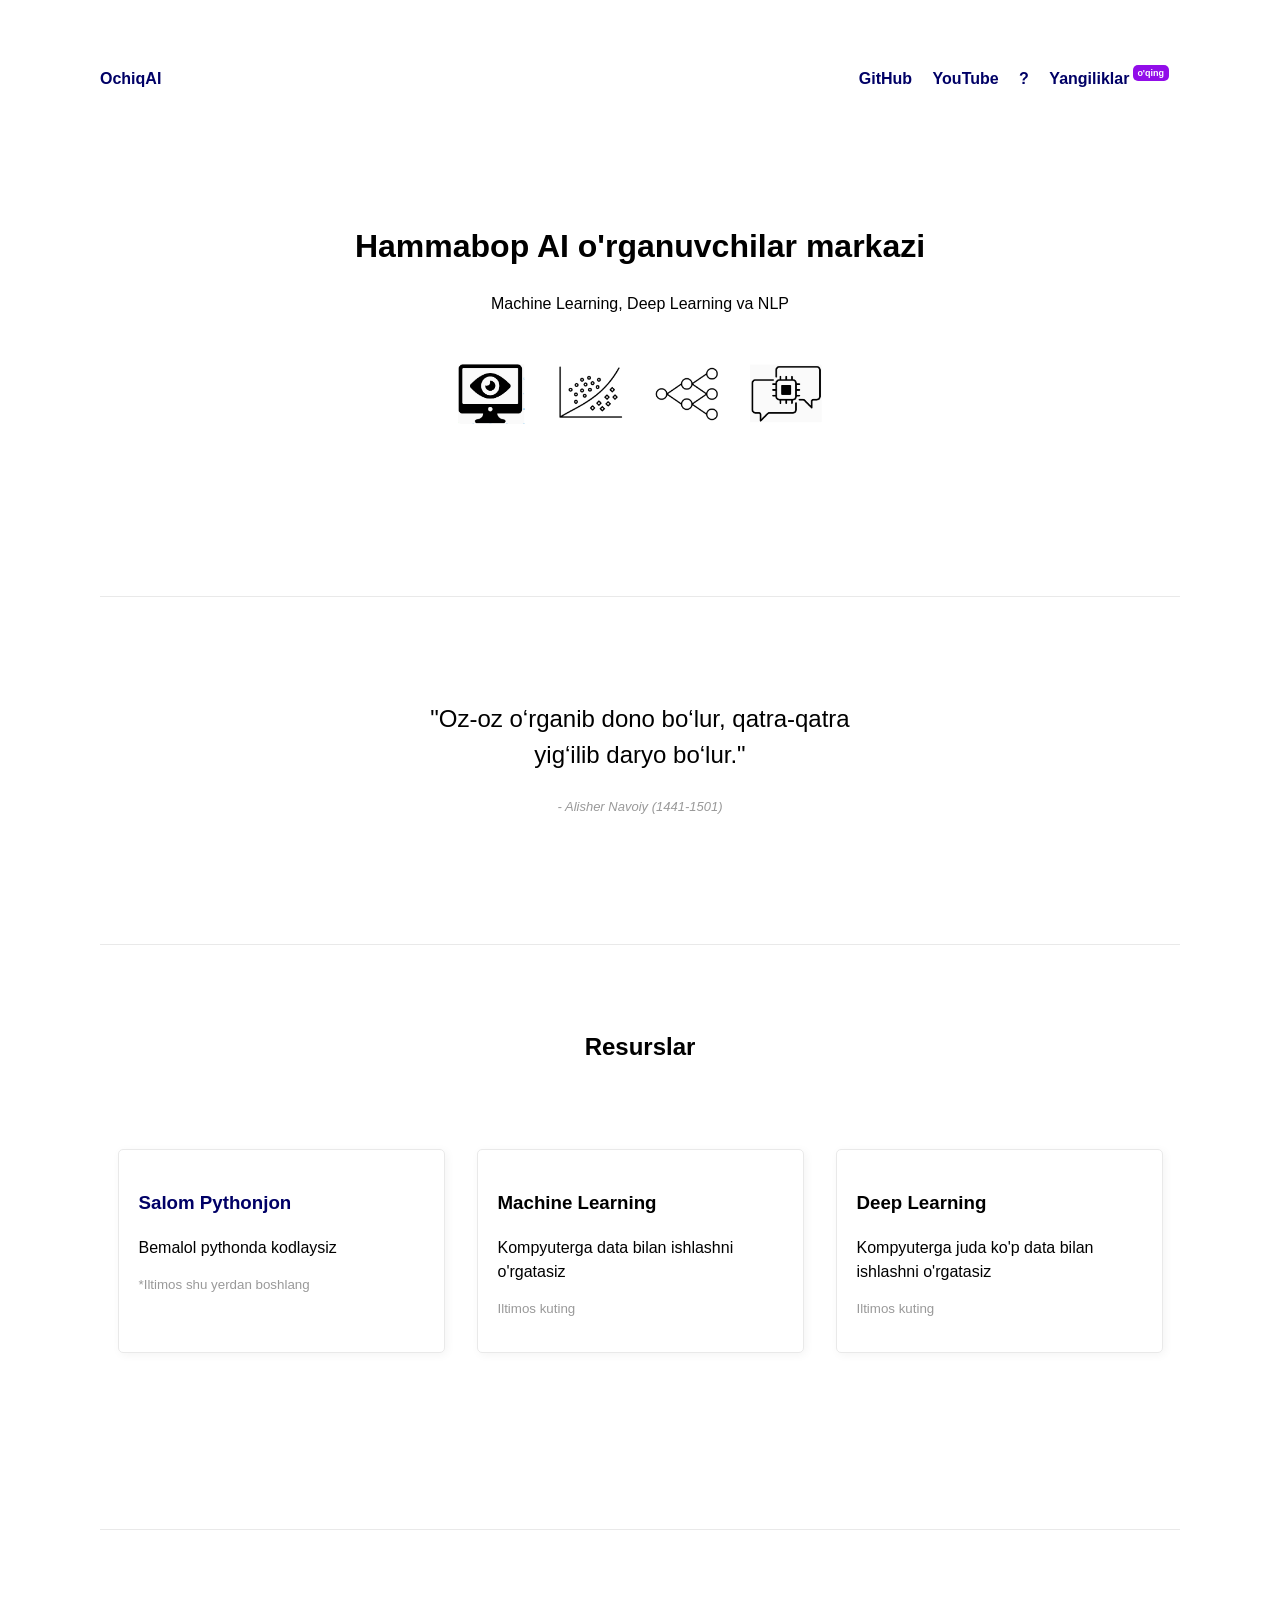
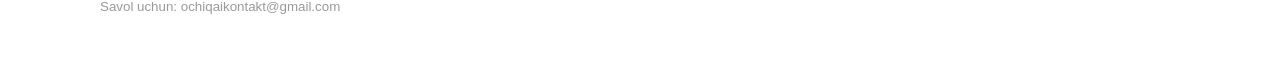
<file: index.html>
<!DOCTYPE html>
<html lang="en">

<head>
    <link rel="shortcut icon" type="image/png" href="img/logo_simple4.png">
    <link rel="stylesheet" href="./mvp.css">

    <meta charset="utf-8">
    <meta name="description" content="My description">
    <meta name="viewport" content="width=device-width, initial-scale=1.0">

    <title>ochiqai</title>
</head>

<body>
    <header>
        <nav>
            <a href="/">OchiqAI</a>
            <ul>
                <li><a href="https://github.com/ochiqai">GitHub</a></li>
                <li><a href="#">YouTube</a></li>
                <li><a href="#">?</a></li>
                <li><a href="#">Yangiliklar<sup>o'qing</sup></a></li>
            </ul>
        </nav>
        <h1>Hammabop AI o'rganuvchilar markazi</h1>
        <p> Machine Learning, Deep Learning va NLP  </p>
        <br>
        <p>
            <img src="./img/topik.png" align="center" height="60">
        </p>
<!--        <p><a href="#"><i>Italic Link Button</i></a><a href="#"><b>Bold Link Button &rarr;</b></a></p>-->
    </header>
    <main>
        <hr>
        <section>
            <blockquote>
                "Oz-oz o‘rganib dono bo‘lur, qatra-qatra yig‘ilib daryo bo‘lur."
                <footer><i>- Alisher Navoiy (1441-1501) </i></footer>
            </blockquote>
        </section>

        <hr>
        <section>
            <header>
                <h2>Resurslar</h2>
<!--                <p>Section Subheading</p>-->
            </header>
            <aside>
                
                <h3><a href="https://github.com/ochiqai/python">Salom Pythonjon</a></h3>
                <p>Bemalol pythonda kodlaysiz</p>
                <p><small>*Iltimos shu yerdan boshlang</small></p>
            </aside>
<!--            <aside>-->
<!--                <h3>Computer Vision</h3>-->
<!--                <p>Rasm/videoda ishlaysiz</p>-->
<!--                <p><small>Iltimos kuting</small></p>-->
<!--            </aside>-->
            <aside>
                <h3>Machine Learning</h3>
                <p>Kompyuterga data bilan ishlashni o'rgatasiz</p>
                <p><small>Iltimos kuting</small></p>
            </aside>
            <aside>
                <h3>Deep Learning</h3>
                <p>Kompyuterga juda ko'p data bilan ishlashni o'rgatasiz</p>
                <p><small>Iltimos kuting</small></p>
            </aside>
        </section>

<!--        <hr>-->
<!--        <section>-->
<!--            <table>-->
<!--                <thead>-->
<!--                    <tr>-->
<!--                        <th></th>-->
<!--                        <th>Col A</th>-->
<!--                        <th>Col B</th>-->
<!--                        <th>Col C</th>-->
<!--                    </tr>-->
<!--                </thead>-->
<!--                <tr>-->
<!--                    <td>Row 1</td>-->
<!--                    <td>Cell A1</td>-->
<!--                    <td>Cell B1</td>-->
<!--                    <td>Cell C1</td>-->
<!--                </tr>-->
<!--                <tr>-->
<!--                    <td>Row 2</td>-->
<!--                    <td>Cell A2</td>-->
<!--                    <td>Cell B2</td>-->
<!--                    <td>Cell C2</td>-->
<!--                </tr>-->
<!--            </table>-->
<!--        </section>-->
<!--        <hr>-->
<!--        <article>-->
<!--            <h2>Left-aligned header</h2>-->
<!--            <p>Left-aligned paragraph</p>-->
<!--            <aside>-->
<!--                <p>Article callout</p>-->
<!--            </aside>-->
<!--            <ul>-->
<!--                <li>List item 1</li>-->
<!--                <li>List item 2</li>-->
<!--            </ul>-->
<!--            <figure>-->
<!--                <img alt="Stock photo" src="https://via.placeholder.com/1080x500?text=Amazing+stock+photo">-->
<!--                <figcaption><i>Image caption</i></figcaption>-->
<!--            </figure>-->
<!--        </article>-->
<!--        <hr>-->
<!--        <div>-->
<!--            <details>-->
<!--                <summary>Expandable title</summary>-->
<!--                <p>Revealed content</p>-->
<!--            </details>-->
<!--            <details>-->
<!--                <summary>Another expandable title</summary>-->
<!--                <p>More revealed content</p>-->
<!--            </details>-->
<!--            <br>-->
<!--            <p>Inline <code>code</code> snippets</p>-->
<!--            <pre>-->
<!--                <code>-->
<!--// preformatted code block-->
<!--                </code>-->
<!--            </pre>-->
<!--        </div>-->
<!--        <hr>-->
<!--        <section>-->
<!--            <form>-->
<!--                <header>-->
<!--                    <h2>Form title</h2>-->
<!--                </header>-->
<!--                <label for="input1">Input label:</label>-->
<!--                <input type="text" id="input1" name="input1" size="20" placeholder="Input1">-->
<!--                <label for="select1">Select label:</label>-->
<!--                <select id="select1">-->
<!--                    <option value="option1">option1</option>-->
<!--                    <option value="option2">option2</option>-->
<!--                </select>-->
<!--                <label for="textarea1">Textarea label:</label>-->
<!--                <textarea cols="40" rows="5" id="textarea1"></textarea>-->
<!--                <button type="submit">Submit</button>-->
<!--            </form>-->
<!--        </section>-->
    </main>
    <footer>
        <hr>
        <p>
            <small>Savol uchun: </small>
            <small> ochiqaikontakt@gmail.com</small>
        </p>
    </footer>
</body>

</html>
</file>
<file: mvp.css>
/* MVP.css v1.7.4 - https://github.com/andybrewer/mvp */

:root {
    --border-radius: 5px;
    --box-shadow: 2px 2px 10px;
    --color: #000066;
    --color-accent: #118bee15;
    --color-bg: #fff;
    --color-bg-secondary: #e9e9e9;
    --color-secondary: #920de9;
    --color-secondary-accent: #920de90b;
    --color-shadow: #f4f4f4;
    --color-text: #000;
    --color-text-secondary: #999;
    --font-family: -apple-system, BlinkMacSystemFont, "Segoe UI", Roboto, Oxygen-Sans, Ubuntu, Cantarell, "Helvetica Neue", sans-serif;
    --hover-brightness: 1.2;
    --justify-important: center;
    --justify-normal: left;
    --line-height: 1.5;
    --width-card: 285px;
    --width-card-medium: 460px;
    --width-card-wide: 800px;
    --width-content: 1080px;
}

/*
@media (prefers-color-scheme: dark) {
    :root {
        --color: #0097fc;
        --color-accent: #0097fc4f;
        --color-bg: #333;
        --color-bg-secondary: #555;
        --color-secondary: #e20de9;
        --color-secondary-accent: #e20de94f;
        --color-shadow: #bbbbbb20;
        --color-text: #f7f7f7;
        --color-text-secondary: #aaa;
    }
}
*/

/* Layout */
article aside {
    background: var(--color-secondary-accent);
    border-left: 4px solid var(--color-secondary);
    padding: 0.01rem 0.8rem;
}

body {
    background: var(--color-bg);
    color: var(--color-text);
    font-family: var(--font-family);
    line-height: var(--line-height);
    margin: 0;
    overflow-x: hidden;
    padding: 0;
}

footer,
header,
main {
    margin: 0 auto;
    max-width: var(--width-content);
    padding: 3rem 1rem;
}

hr {
    background-color: var(--color-bg-secondary);
    border: none;
    height: 1px;
    margin: 4rem 0;
    width: 100%;
}

section {
    display: flex;
    flex-wrap: wrap;
    justify-content: var(--justify-important);
}

section img,
article img {
    max-width: 100%;
}

section pre {
    overflow: auto;
}

section aside {
    border: 1px solid var(--color-bg-secondary);
    border-radius: var(--border-radius);
    box-shadow: var(--box-shadow) var(--color-shadow);
    margin: 1rem;
    padding: 1.25rem;
    width: var(--width-card);
}

section aside:hover {
    box-shadow: var(--box-shadow) var(--color-bg-secondary);
}

[hidden] {
    display: none;
}

/* Headers */
article header,
div header,
main header {
    padding-top: 0;
}

header {
    text-align: var(--justify-important);
}

header a b,
header a em,
header a i,
header a strong {
    margin-left: 0.5rem;
    margin-right: 0.5rem;
}

header nav img {
    margin: 1rem 0;
}

section header {
    padding-top: 0;
    width: 100%;
}

/* Nav */
nav {
    align-items: center;
    display: flex;
    font-weight: bold;
    justify-content: space-between;
    margin-bottom: 7rem;
}

nav ul {
    list-style: none;
    padding: 0;
}

nav ul li {
    display: inline-block;
    margin: 0 0.5rem;
    position: relative;
    text-align: left;
}

/* Nav Dropdown */
nav ul li:hover ul {
    display: block;
}

nav ul li ul {
    background: var(--color-bg);
    border: 1px solid var(--color-bg-secondary);
    border-radius: var(--border-radius);
    box-shadow: var(--box-shadow) var(--color-shadow);
    display: none;
    height: auto;
    left: -2px;
    padding: .5rem 1rem;
    position: absolute;
    top: 1.7rem;
    white-space: nowrap;
    width: auto;
    z-index: 1;
}

nav ul li ul::before {
    /* fill gap above to make mousing over them easier */
    content: "";
    position: absolute;
    left: 0;
    right: 0;
    top: -0.5rem;
    height: 0.5rem;
}

nav ul li ul li,
nav ul li ul li a {
    display: block;
}

/* Typography */
code,
samp {
    background-color: var(--color-accent);
    border-radius: var(--border-radius);
    color: var(--color-text);
    display: inline-block;
    margin: 0 0.1rem;
    padding: 0 0.5rem;
}

details {
    margin: 1.3rem 0;
}

details summary {
    font-weight: bold;
    cursor: pointer;
}

h1,
h2,
h3,
h4,
h5,
h6 {
    line-height: var(--line-height);
}

mark {
    padding: 0.1rem;
}

ol li,
ul li {
    padding: 0.2rem 0;
}

p {
    margin: 0.75rem 0;
    padding: 0;
}

pre {
    margin: 1rem 0;
    max-width: var(--width-card-wide);
    padding: 1rem 0;
}

pre code,
pre samp {
    display: block;
    max-width: var(--width-card-wide);
    padding: 0.5rem 2rem;
    white-space: pre-wrap;
}

small {
    color: var(--color-text-secondary);
}

sup {
    background-color: var(--color-secondary);
    border-radius: var(--border-radius);
    color: var(--color-bg);
    font-size: xx-small;
    font-weight: bold;
    margin: 0.2rem;
    padding: 0.2rem 0.3rem;
    position: relative;
    top: -2px;
}

/* Links */
a {
    color: var(--color);
    display: inline-block;
    font-weight: bold;
    text-decoration: none;
}

a:hover {
    filter: brightness(var(--hover-brightness));
    text-decoration: underline;
}

a b,
a em,
a i,
a strong,
button {
    border-radius: var(--border-radius);
    display: inline-block;
    font-size: medium;
    font-weight: bold;
    line-height: var(--line-height);
    margin: 0.5rem 0;
    padding: 1rem 2rem;
}

button {
    font-family: var(--font-family);
}

button:hover {
    cursor: pointer;
    filter: brightness(var(--hover-brightness));
}

a b,
a strong,
button {
    background-color: var(--color);
    border: 2px solid var(--color);
    color: var(--color-bg);
}

a em,
a i {
    border: 2px solid var(--color);
    border-radius: var(--border-radius);
    color: var(--color);
    display: inline-block;
    padding: 1rem 2rem;
}

article aside a {
    color: var(--color-secondary);
}

/* Images */
figure {
    margin: 0;
    padding: 0;
}

figure img {
    max-width: 100%;
}

figure figcaption {
    color: var(--color-text-secondary);
}

/* Forms */

button:disabled,
input:disabled {
    background: var(--color-bg-secondary);
    border-color: var(--color-bg-secondary);
    color: var(--color-text-secondary);
    cursor: not-allowed;
}

button[disabled]:hover {
    filter: none;
}

form {
    border: 1px solid var(--color-bg-secondary);
    border-radius: var(--border-radius);
    box-shadow: var(--box-shadow) var(--color-shadow);
    display: block;
    max-width: var(--width-card-wide);
    min-width: var(--width-card);
    padding: 1.5rem;
    text-align: var(--justify-normal);
}

form header {
    margin: 1.5rem 0;
    padding: 1.5rem 0;
}

input,
label,
select,
textarea {
    display: block;
    font-size: inherit;
    max-width: var(--width-card-wide);
}

input[type="checkbox"],
input[type="radio"] {
    display: inline-block;
}

input[type="checkbox"]+label,
input[type="radio"]+label {
    display: inline-block;
    font-weight: normal;
    position: relative;
    top: 1px;
}

input,
select,
textarea {
    border: 1px solid var(--color-bg-secondary);
    border-radius: var(--border-radius);
    margin-bottom: 1rem;
    padding: 0.4rem 0.8rem;
}

input[readonly],
textarea[readonly] {
    background-color: var(--color-bg-secondary);
}

label {
    font-weight: bold;
    margin-bottom: 0.2rem;
}

/* Tables */
table {
    border: 1px solid var(--color-bg-secondary);
    border-radius: var(--border-radius);
    border-spacing: 0;
    display: inline-block;
    max-width: 100%;
    overflow-x: auto;
    padding: 0;
    white-space: nowrap;
}

table td,
table th,
table tr {
    padding: 0.4rem 0.8rem;
    text-align: var(--justify-important);
}

table thead {
    background-color: var(--color);
    border-collapse: collapse;
    border-radius: var(--border-radius);
    color: var(--color-bg);
    margin: 0;
    padding: 0;
}

table thead th:first-child {
    border-top-left-radius: var(--border-radius);
}

table thead th:last-child {
    border-top-right-radius: var(--border-radius);
}

table thead th:first-child,
table tr td:first-child {
    text-align: var(--justify-normal);
}

table tr:nth-child(even) {
    background-color: var(--color-accent);
}

/* Quotes */
blockquote {
    display: block;
    font-size: x-large;
    line-height: var(--line-height);
    margin: 1rem auto;
    max-width: var(--width-card-medium);
    padding: 1.5rem 1rem;
    text-align: var(--justify-important);
}

blockquote footer {
    color: var(--color-text-secondary);
    display: block;
    font-size: small;
    line-height: var(--line-height);
    padding: 1.5rem 0;
}
</file>
